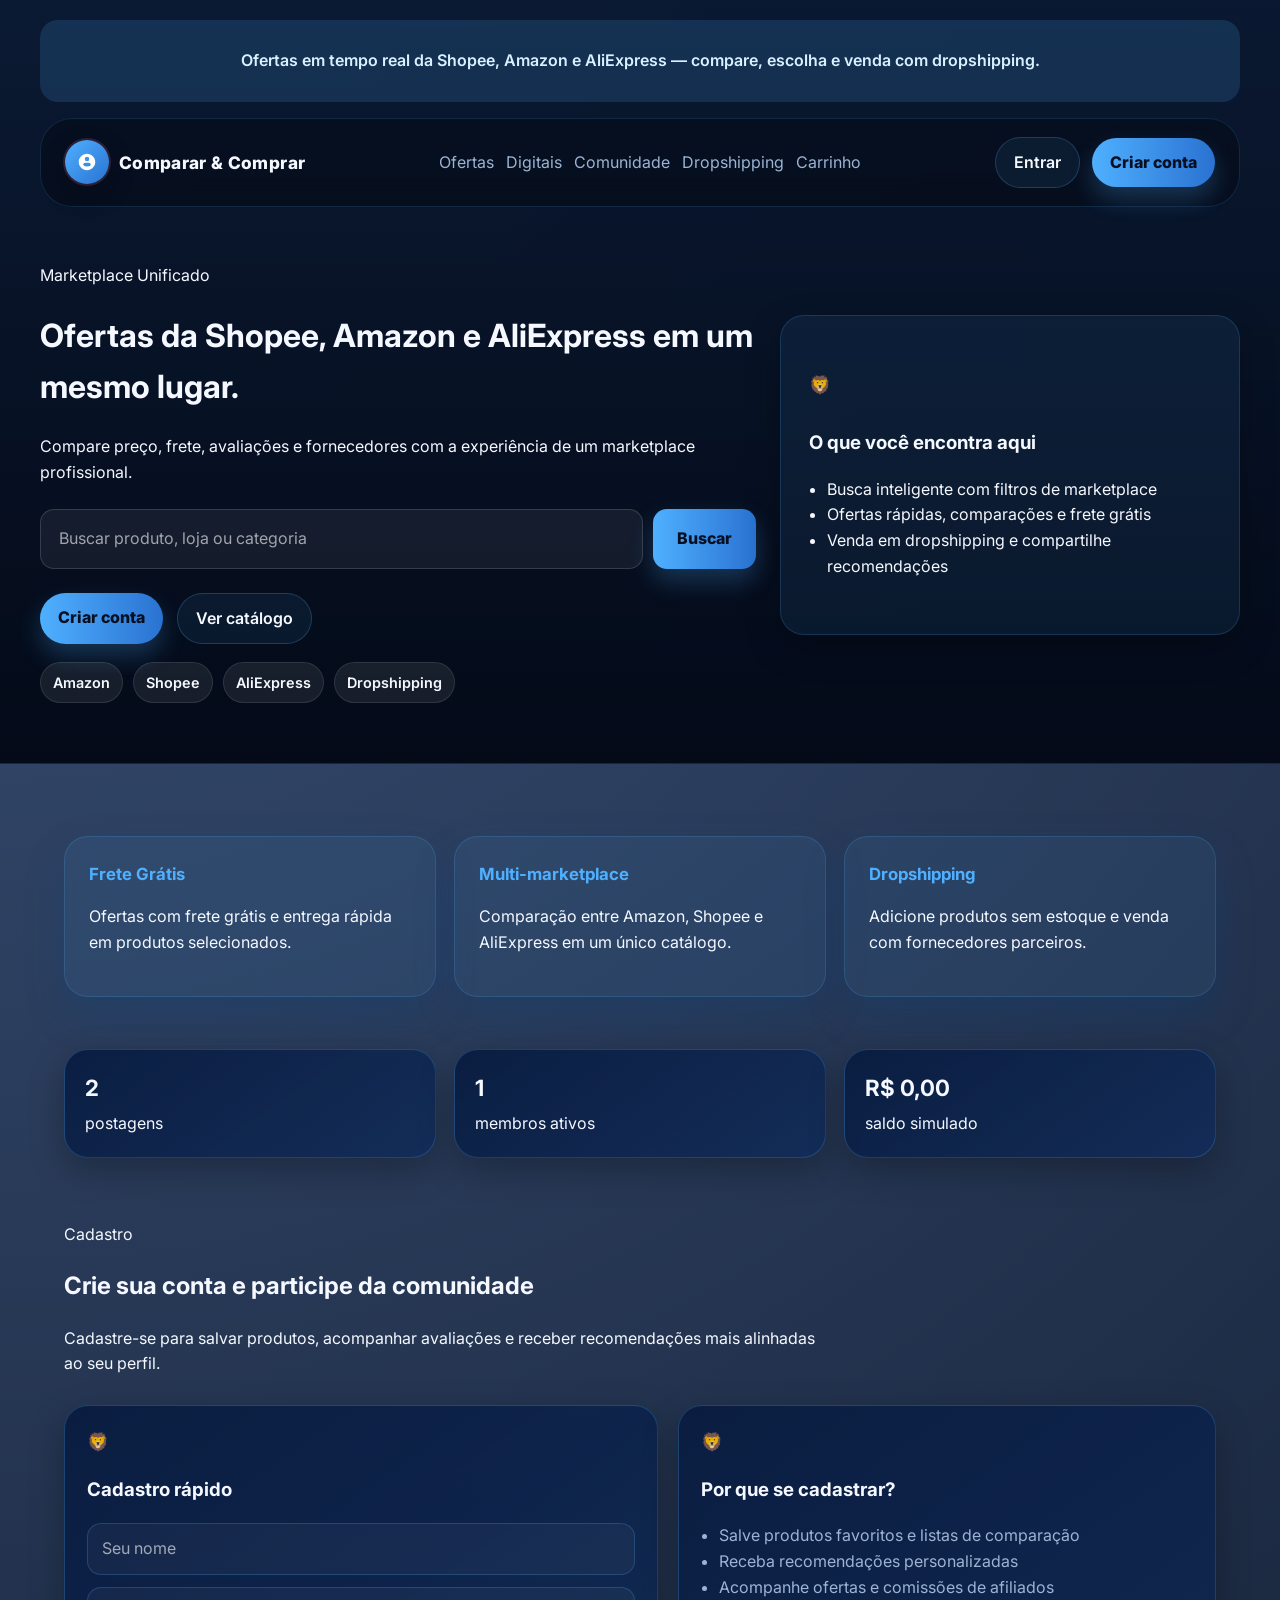
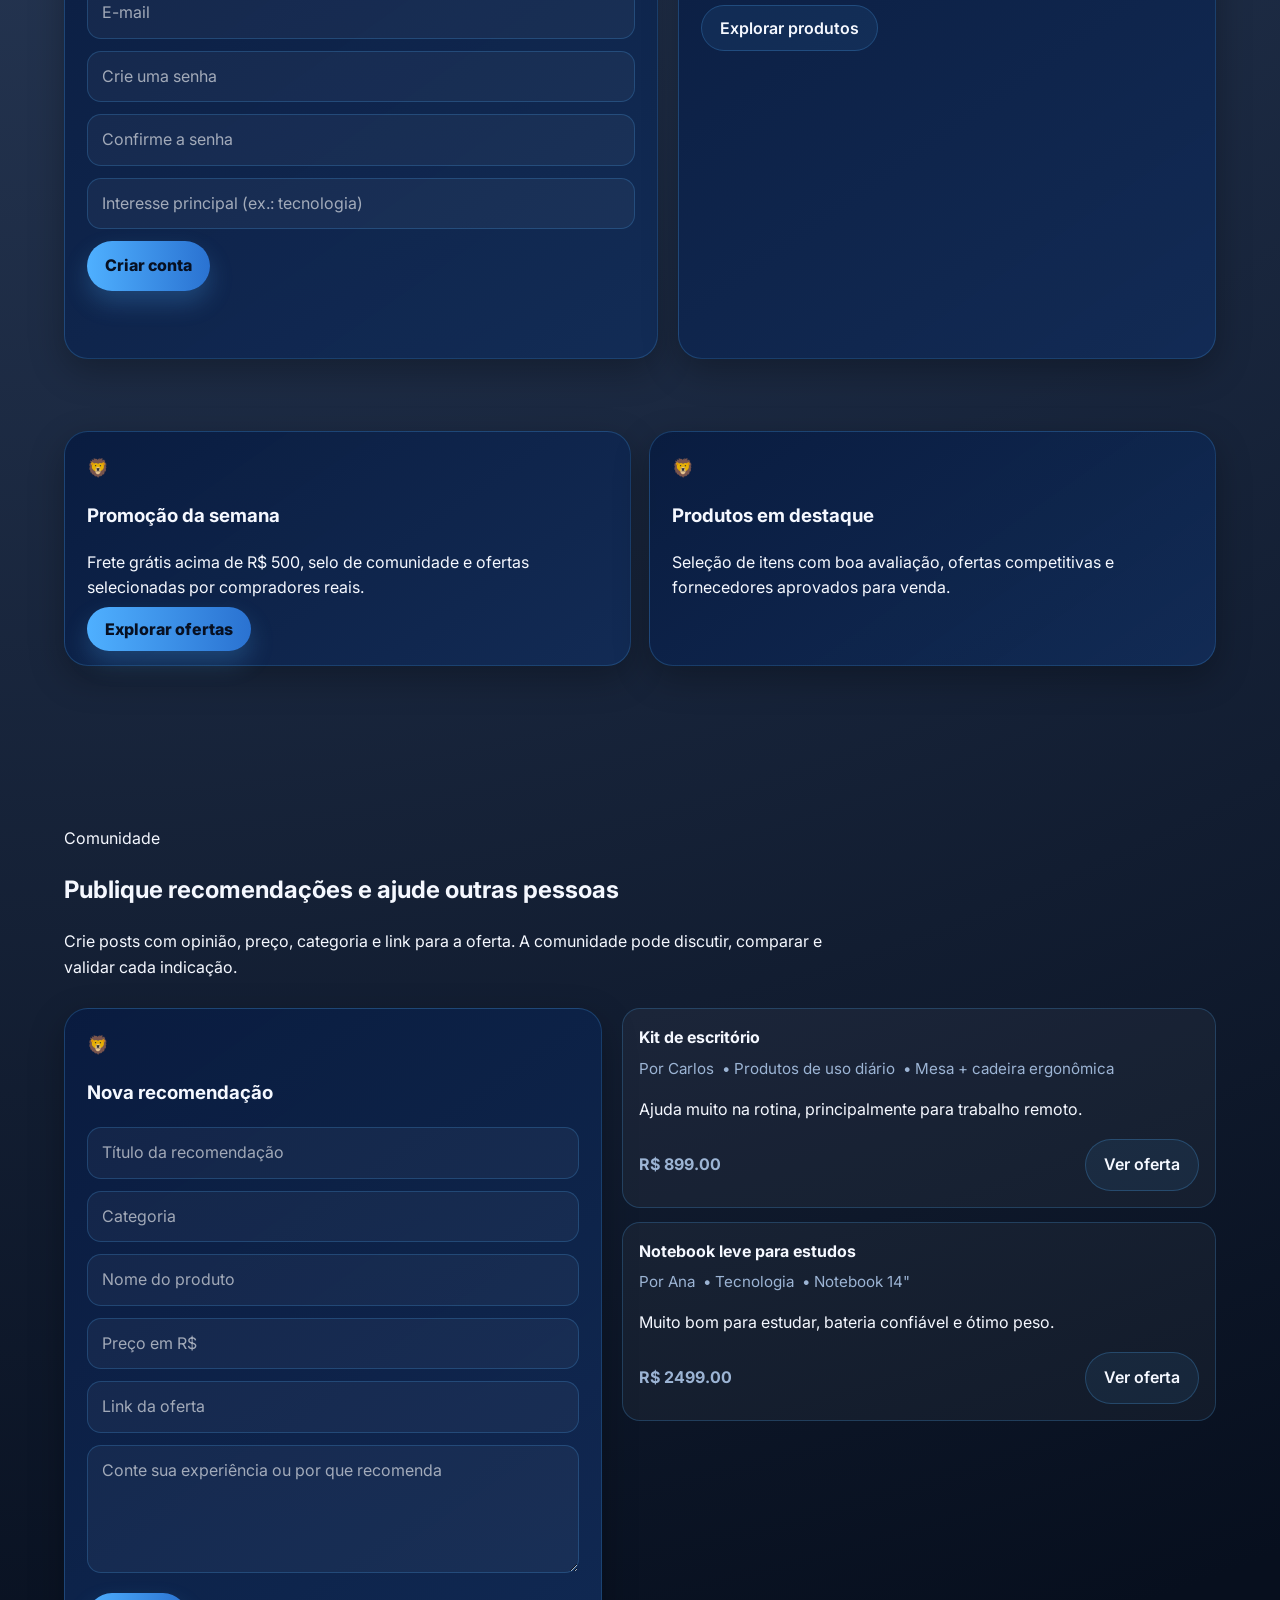
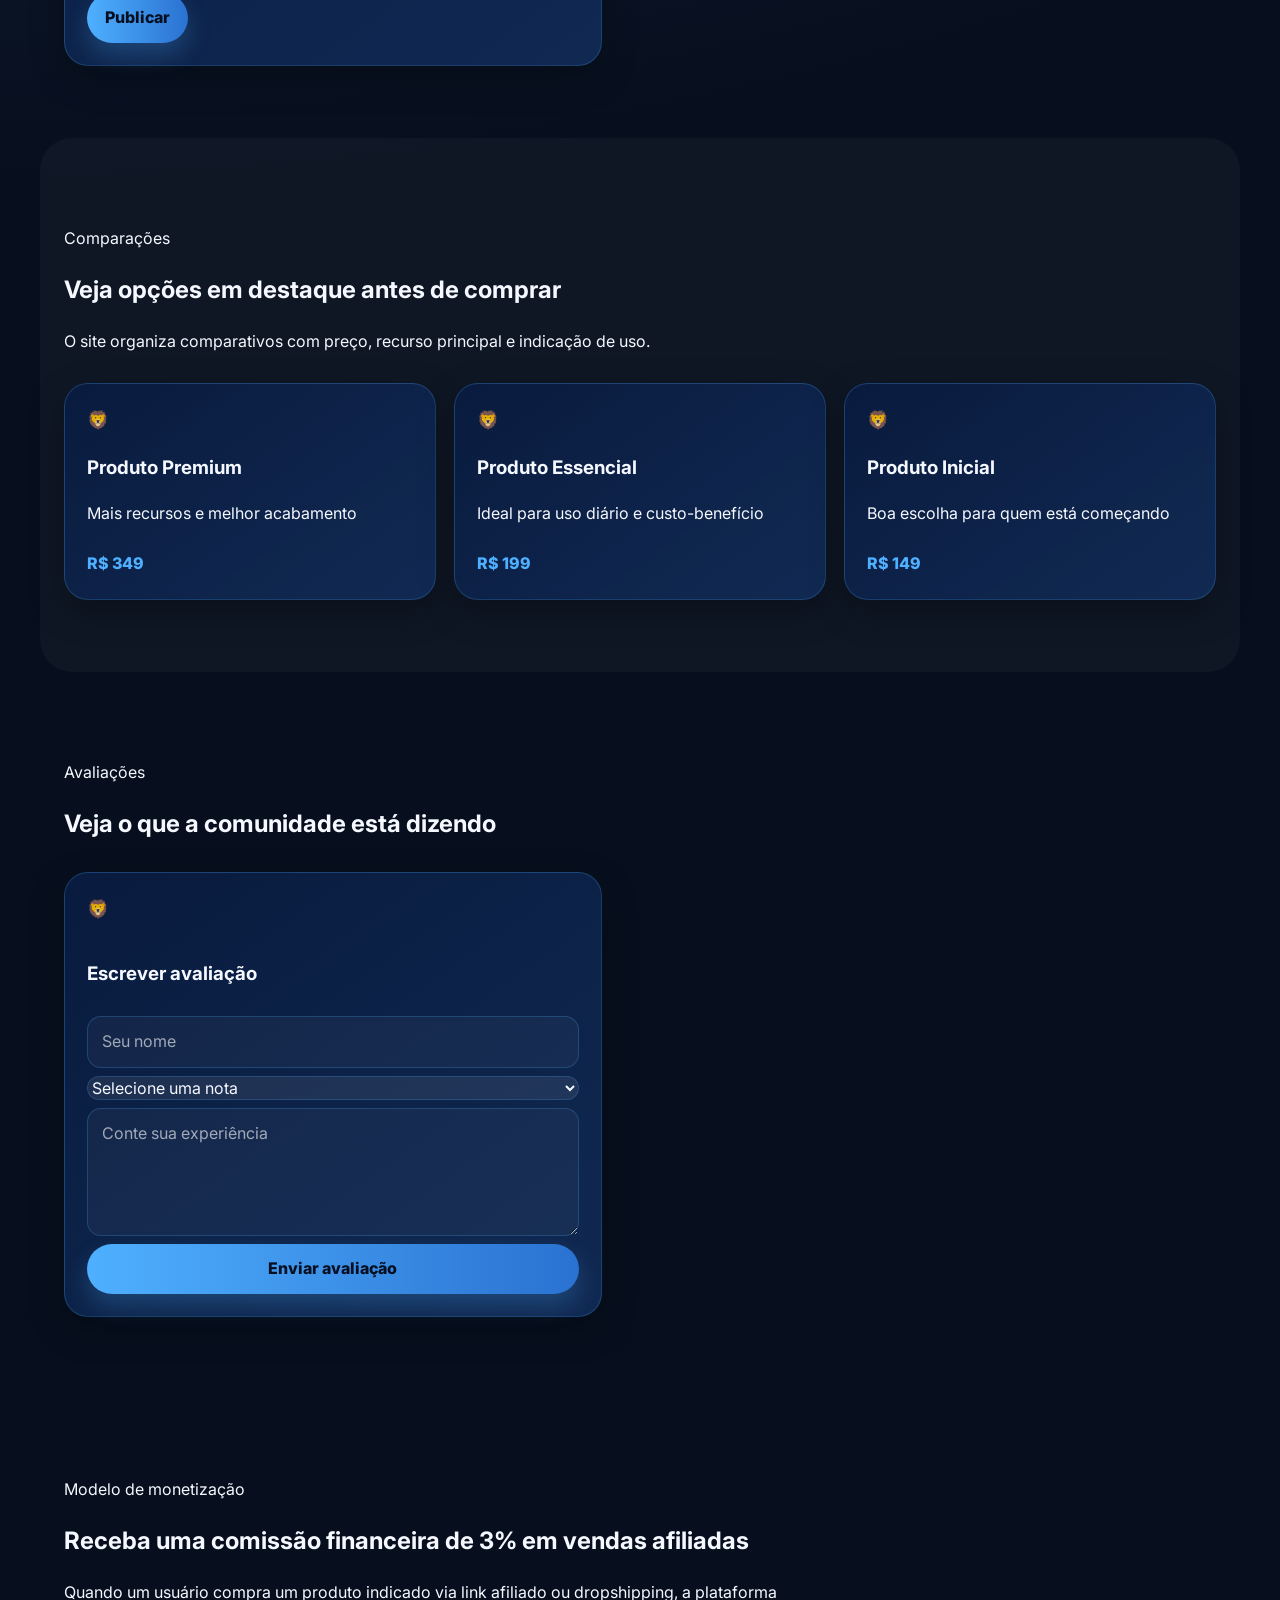
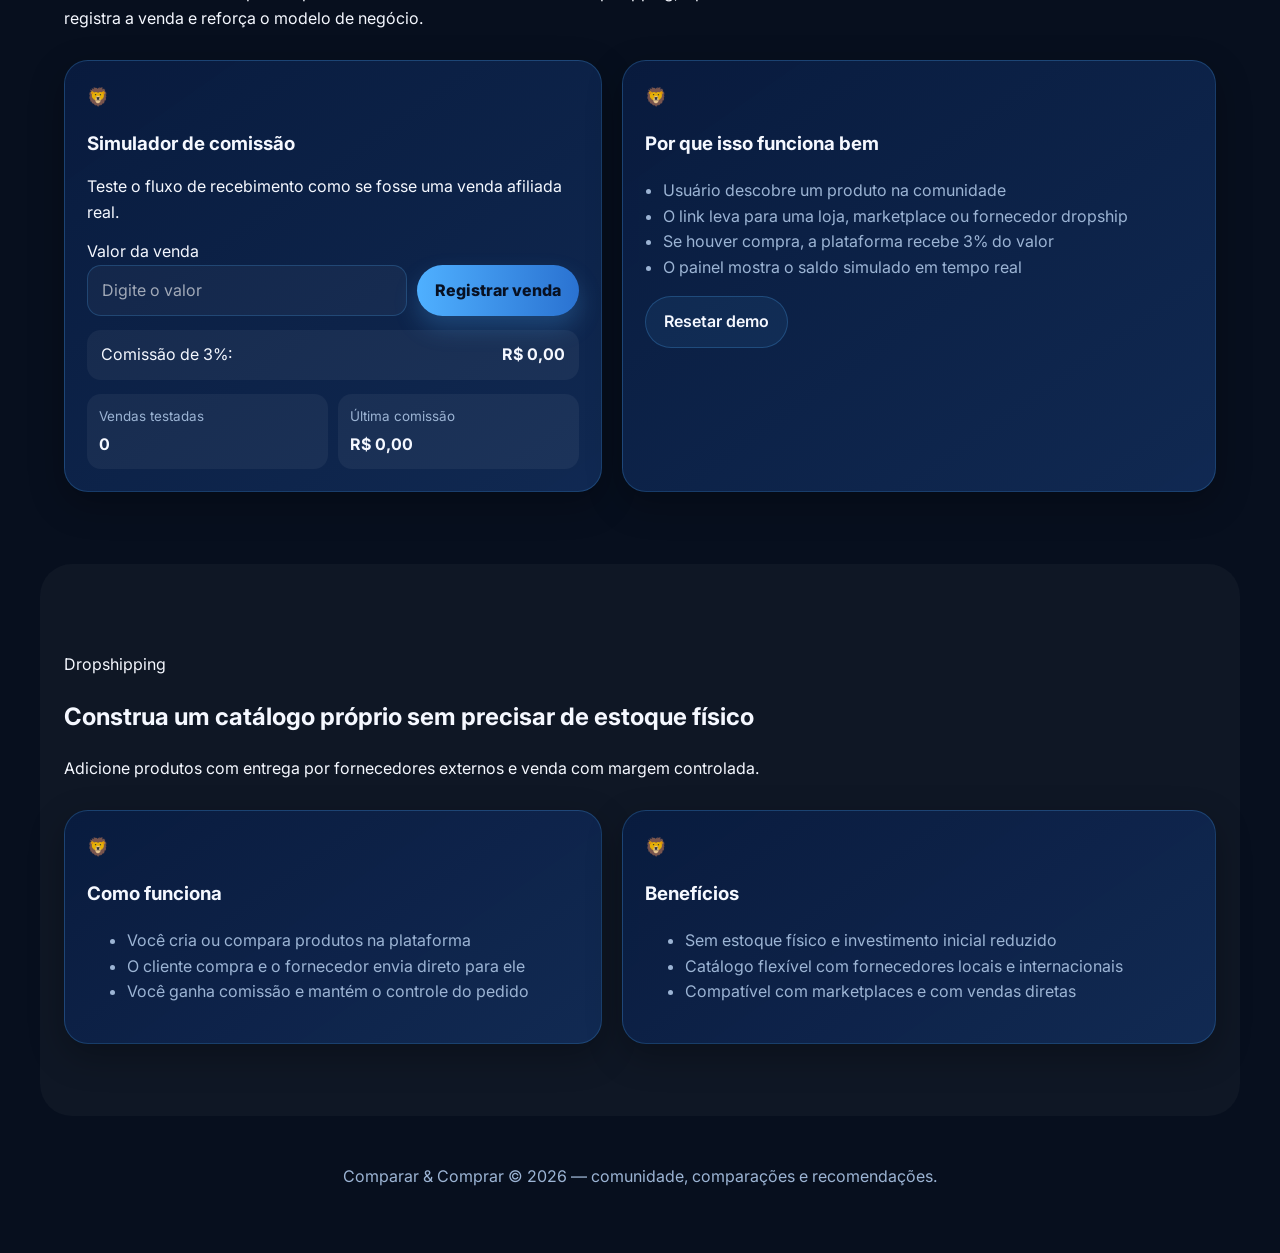
<file: index.html>
<!DOCTYPE html>
<html lang="pt-BR">
  <head>
    <meta charset="UTF-8" />
    <meta name="viewport" content="width=device-width, initial-scale=1.0" />
    <title>Comparar & Comprar</title>
    <meta
      name="description"
      content="Uma comunidade para comparar produtos, compartilhar experiências e encontrar ofertas com links afiliados."
    />
    <link rel="preconnect" href="https://fonts.googleapis.com" />
    <link rel="preconnect" href="https://fonts.gstatic.com" crossorigin />
    <link
      href="https://fonts.googleapis.com/css2?family=Inter:wght@400;500;600;700;800&display=swap"
      rel="stylesheet"
    />
    <link rel="stylesheet" href="styles.css" />
  </head>
  <body>
    <div class="app-shell">
      <header class="hero marketplace-hero">
        <div class="top-banner">
          <p>Ofertas em tempo real da Shopee, Amazon e AliExpress — compare, escolha e venda com dropshipping.</p>
        </div>
        <nav class="navbar marketplace-navbar">
          <a class="brand" href="index.html"><span class="brand-mark"><svg viewBox="0 0 64 64" aria-hidden="true" focusable="false"><path d="M32 10c-12 0-22 10-22 22s10 22 22 22 22-10 22-22S44 10 32 10zm0 8a6 6 0 1 1 0 12 6 6 0 0 1 0-12zm-10 20c0-4 8-4 10-4s10 0 10 4-4 6-10 6-10-2-10-6z" fill="currentColor"/><path d="M14 32l8-8m28 8l-8-8" stroke="currentColor" stroke-width="4" stroke-linecap="round"/></svg></span>Comparar & Comprar</a>
          <div class="nav-links">
            <a href="products.html">Ofertas</a>
            <a href="digital-products.html">Digitais</a>
            <a href="#comunidade">Comunidade</a>
            <a href="#afiliados">Dropshipping</a>
            <a href="cart.html">Carrinho</a>
          </div>
          <div class="nav-actions">
            <button class="btn btn-secondary" id="loginBtn">Entrar</button>
            <button class="btn btn-primary" id="registerBtn">Criar conta</button>
            <button class="btn btn-secondary hidden" id="logoutBtn">Sair</button>
          </div>
        </nav>

        <div class="hero-content">
          <div class="hero-copy">
            <p class="eyebrow">Marketplace Unificado</p>
            <h1>Ofertas da Shopee, Amazon e AliExpress em um mesmo lugar.</h1>
            <p class="hero-text">
              Compare preço, frete, avaliações e fornecedores com a experiência de um marketplace profissional.
            </p>
            <div class="hero-search">
              <input type="search" placeholder="Buscar produto, loja ou categoria" />
              <button class="btn btn-primary">Buscar</button>
            </div>
            <div class="hero-actions">
              <a class="btn btn-primary" href="#cadastro">Criar conta</a>
              <a class="btn btn-secondary" href="products.html">Ver catálogo</a>
            </div>
            <div class="trust-badges marketplace-badges">
              <span>Amazon</span>
              <span>Shopee</span>
              <span>AliExpress</span>
              <span>Dropshipping</span>
            </div>
          </div>

          <div class="hero-card marketplace-panel">
            <h3>O que você encontra aqui</h3>
            <ul>
              <li>Busca inteligente com filtros de marketplace</li>
              <li>Ofertas rápidas, comparações e frete grátis</li>
              <li>Venda em dropshipping e compartilhe recomendações</li>
            </ul>
          </div>
        </div>
      </header>

      <section class="marketplace-features section">
        <div class="feature-card">
          <strong>Frete Grátis</strong>
          <p>Ofertas com frete grátis e entrega rápida em produtos selecionados.</p>
        </div>
        <div class="feature-card">
          <strong>Multi-marketplace</strong>
          <p>Comparação entre Amazon, Shopee e AliExpress em um único catálogo.</p>
        </div>
        <div class="feature-card">
          <strong>Dropshipping</strong>
          <p>Adicione produtos sem estoque e venda com fornecedores parceiros.</p>
        </div>
      </section>

      <section class="stats-section">
        <div class="stat-card">
          <strong id="postCount">0</strong>
          <span>postagens</span>
        </div>
        <div class="stat-card">
          <strong id="memberCount">1</strong>
          <span>membros ativos</span>
        </div>
        <div class="stat-card">
          <strong id="commissionCount">R$ 0,00</strong>
          <span>saldo simulado</span>
        </div>
      </section>

      <section id="cadastro" class="section signup-section">
        <div class="section-heading">
          <p class="eyebrow">Cadastro</p>
          <h2>Crie sua conta e participe da comunidade</h2>
          <p>
            Cadastre-se para salvar produtos, acompanhar avaliações e receber recomendações
            mais alinhadas ao seu perfil.
          </p>
        </div>

        <div class="signup-grid">
          <form id="mainRegisterForm" class="panel">
            <h3>Cadastro rápido</h3>
            <input type="text" id="mainRegisterName" placeholder="Seu nome" required />
            <input type="email" id="mainRegisterEmail" placeholder="E-mail" required />
            <input type="password" id="mainRegisterPassword" placeholder="Crie uma senha" required />
            <input type="password" id="mainRegisterConfirmPassword" placeholder="Confirme a senha" required />
            <input type="text" id="mainRegisterInterest" placeholder="Interesse principal (ex.: tecnologia)" />
            <button class="btn btn-primary" type="submit">Criar conta</button>
            <p id="registerMessage" class="form-message"></p>
          </form>

          <div class="panel benefits-card">
            <h3>Por que se cadastrar?</h3>
            <ul>
              <li>Salve produtos favoritos e listas de comparação</li>
              <li>Receba recomendações personalizadas</li>
              <li>Acompanhe ofertas e comissões de afiliados</li>
            </ul>
            <a class="btn btn-secondary" href="products.html">Explorar produtos</a>
          </div>
        </div>
      </section>

      <main>
        <section class="section highlights-section">
          <div class="panel">
            <h3>Promoção da semana</h3>
            <p>Frete grátis acima de R$ 500, selo de comunidade e ofertas selecionadas por compradores reais.</p>
            <a class="btn btn-primary" href="products.html">Explorar ofertas</a>
          </div>
          <div class="panel">
            <h3>Produtos em destaque</h3>
            <p>Seleção de itens com boa avaliação, ofertas competitivas e fornecedores aprovados para venda.</p>
          </div>
        </section>

        <section id="comunidade" class="section">
          <div class="section-heading">
            <p class="eyebrow">Comunidade</p>
            <h2>Publique recomendações e ajude outras pessoas</h2>
            <p>
              Crie posts com opinião, preço, categoria e link para a oferta. A comunidade pode
              discutir, comparar e validar cada indicação.
            </p>
          </div>

          <div class="community-layout">
            <form id="postForm" class="panel">
              <h3>Nova recomendação</h3>
              <input type="text" id="postTitle" placeholder="Título da recomendação" required />
              <input type="text" id="postCategory" placeholder="Categoria" required />
              <input type="text" id="postProduct" placeholder="Nome do produto" required />
              <input type="number" id="postPrice" placeholder="Preço em R$" min="0" step="0.01" required />
              <input type="url" id="postLink" placeholder="Link da oferta" required />
              <textarea id="postComment" rows="4" placeholder="Conte sua experiência ou por que recomenda" required></textarea>
              <button class="btn btn-primary" type="submit">Publicar</button>
            </form>

            <div id="postsList" class="posts-list"></div>
          </div>
        </section>

        <section id="comparacoes" class="section alt-section">
          <div class="section-heading">
            <p class="eyebrow">Comparações</p>
            <h2>Veja opções em destaque antes de comprar</h2>
            <p>
              O site organiza comparativos com preço, recurso principal e indicação de uso.
            </p>
          </div>

          <div class="comparison-grid">
            <article class="panel comparison-card highlighted">
              <h3>Produto Premium</h3>
              <p>Mais recursos e melhor acabamento</p>
              <span>R$ 349</span>
            </article>
            <article class="panel comparison-card">
              <h3>Produto Essencial</h3>
              <p>Ideal para uso diário e custo-benefício</p>
              <span>R$ 199</span>
            </article>
            <article class="panel comparison-card">
              <h3>Produto Inicial</h3>
              <p>Boa escolha para quem está começando</p>
              <span>R$ 149</span>
            </article>
          </div>
        </section>

        <section class="section">
          <div class="section-heading">
            <p class="eyebrow">Avaliações</p>
            <h2>Veja o que a comunidade está dizendo</h2>
          </div>
          <div class="community-layout">
            <form id="reviewForm" class="panel review-form">
              <h3>Escrever avaliação</h3>
              <input type="text" id="reviewName" placeholder="Seu nome" required />
              <select id="reviewRating" required>
                <option value="">Selecione uma nota</option>
                <option value="5">★★★★★</option>
                <option value="4">★★★★☆</option>
                <option value="3">★★★☆☆</option>
                <option value="2">★★☆☆☆</option>
                <option value="1">★☆☆☆☆</option>
              </select>
              <textarea id="reviewComment" rows="4" placeholder="Conte sua experiência" required></textarea>
              <button class="btn btn-primary" type="submit">Enviar avaliação</button>
            </form>
            <div id="reviewsList" class="posts-list"></div>
          </div>
        </section>

        <section id="afiliados" class="section">
          <div class="section-heading">
            <p class="eyebrow">Modelo de monetização</p>
            <h2>Receba uma comissão financeira de 3% em vendas afiliadas</h2>
            <p>
              Quando um usuário compra um produto indicado via link afiliado ou dropshipping,
              a plataforma registra a venda e reforça o modelo de negócio.
            </p>
          </div>

          <div class="affiliate-layout">
            <div class="panel calculator-card">
              <h3>Simulador de comissão</h3>
              <p class="helper-text">Teste o fluxo de recebimento como se fosse uma venda afiliada real.</p>
              <label for="saleValue">Valor da venda</label>
              <div class="input-row">
                <input type="number" id="saleValue" placeholder="Digite o valor" min="0" step="0.01" />
                <button class="btn btn-primary" id="registerSaleBtn" type="button">Registrar venda</button>
              </div>
              <div class="calculator-result">
                <span>Comissão de 3%:</span>
                <strong id="commissionValue">R$ 0,00</strong>
              </div>
              <div class="mini-stats">
                <div>
                  <span>Vendas testadas</span>
                  <strong id="saleCount">0</strong>
                </div>
                <div>
                  <span>Última comissão</span>
                  <strong id="lastCommission">R$ 0,00</strong>
                </div>
              </div>
            </div>

            <div class="panel benefits-card">
              <h3>Por que isso funciona bem</h3>
              <ul>
                <li>Usuário descobre um produto na comunidade</li>
                <li>O link leva para uma loja, marketplace ou fornecedor dropship</li>
                <li>Se houver compra, a plataforma recebe 3% do valor</li>
                <li>O painel mostra o saldo simulado em tempo real</li>
              </ul>
              <button class="btn btn-secondary" id="resetDemoBtn" type="button">Resetar demo</button>
            </div>
          </div>
        </section>

        <section class="section alt-section dropship-section">
          <div class="section-heading">
            <p class="eyebrow">Dropshipping</p>
            <h2>Construa um catálogo próprio sem precisar de estoque físico</h2>
            <p>
              Adicione produtos com entrega por fornecedores externos e venda com margem controlada.
            </p>
          </div>
          <div class="community-layout">
            <div class="panel">
              <h3>Como funciona</h3>
              <ul>
                <li>Você cria ou compara produtos na plataforma</li>
                <li>O cliente compra e o fornecedor envia direto para ele</li>
                <li>Você ganha comissão e mantém o controle do pedido</li>
              </ul>
            </div>
            <div class="panel">
              <h3>Benefícios</h3>
              <ul>
                <li>Sem estoque físico e investimento inicial reduzido</li>
                <li>Catálogo flexível com fornecedores locais e internacionais</li>
                <li>Compatível com marketplaces e com vendas diretas</li>
              </ul>
            </div>
          </div>
        </section>
      </main>

      <footer class="footer">
        <p>Comparar & Comprar © 2026 — comunidade, comparações e recomendações.</p>
      </footer>
    </div>

    <div id="authModal" class="modal hidden" aria-hidden="true">
      <div class="modal-card">
        <button class="close-modal" id="closeModal" type="button">×</button>
        <div class="auth-tabs">
          <button class="auth-tab active" data-mode="login" type="button">Entrar</button>
          <button class="auth-tab" data-mode="register" type="button">Cadastrar</button>
        </div>

        <form id="loginForm" class="auth-form">
          <input type="email" id="loginEmail" placeholder="E-mail" required />
          <input type="password" id="loginPassword" placeholder="Senha" required />
          <button class="btn btn-primary" type="submit">Entrar</button>
        </form>

        <form id="registerForm" class="auth-form hidden">
          <input type="text" id="registerName" placeholder="Seu nome" required />
          <input type="email" id="registerEmail" placeholder="E-mail" required />
          <input type="password" id="registerPassword" placeholder="Senha" required />
          <button class="btn btn-primary" type="submit">Criar conta</button>
        </form>
      </div>
    </div>

    <script src="script.js"></script>
  </body>
</html>
</file>
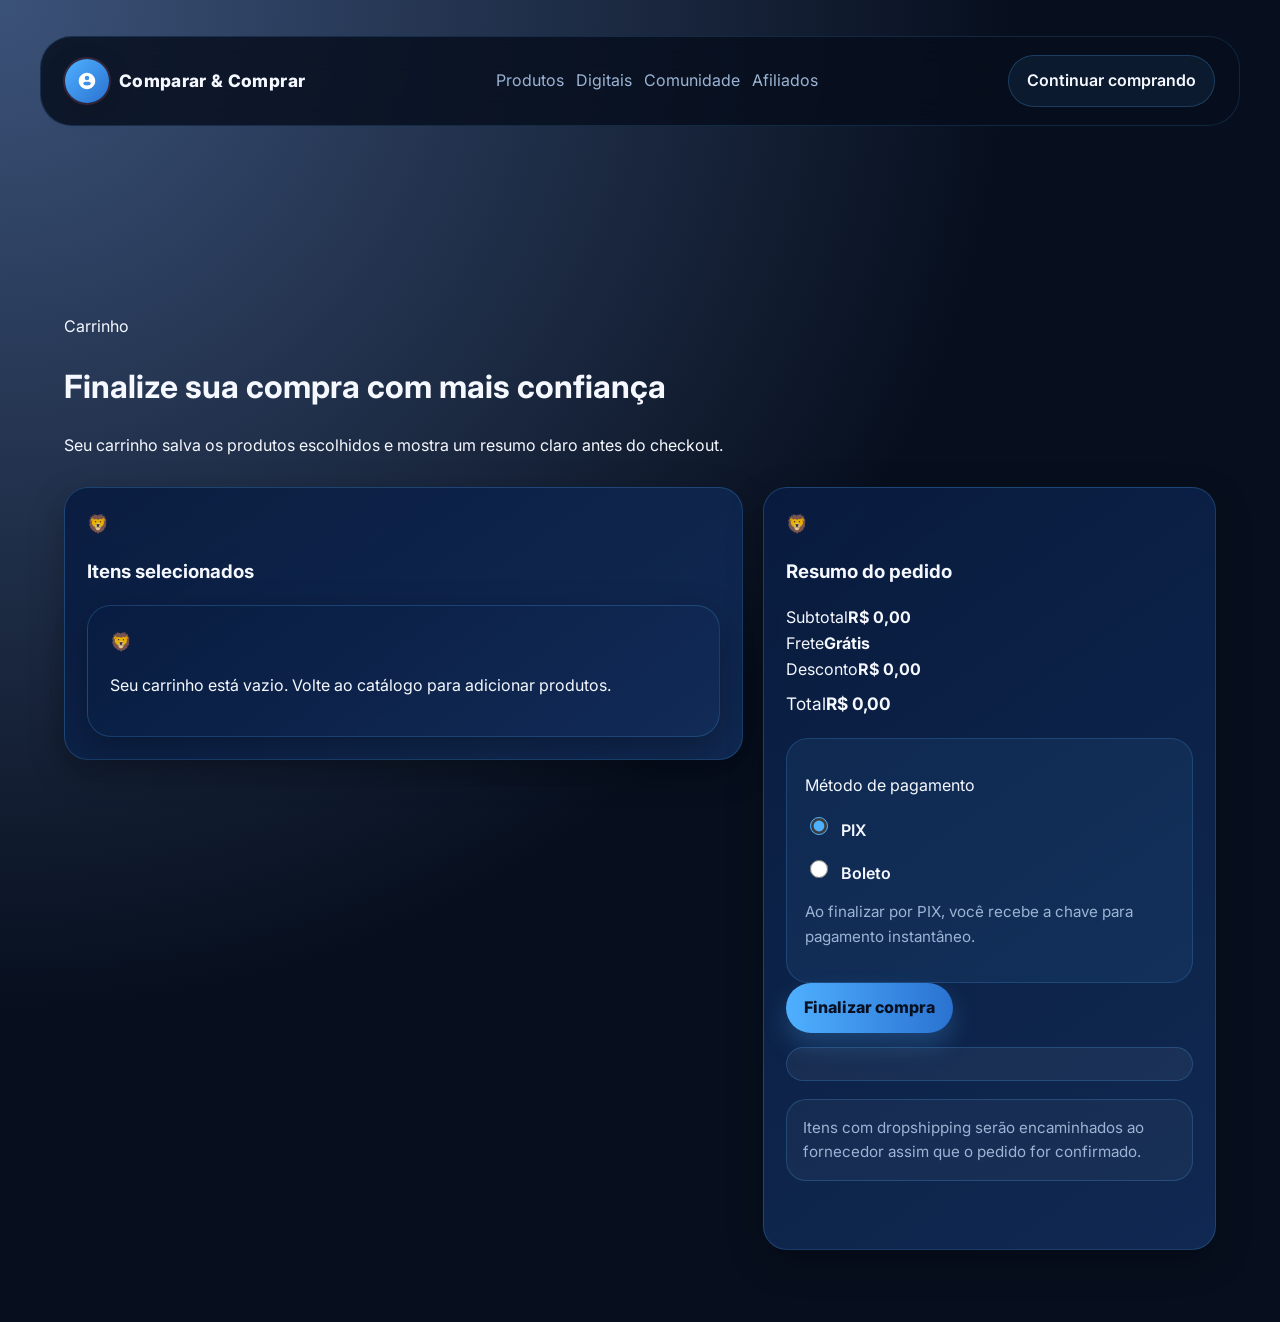
<file: cart.html>
<!DOCTYPE html>
<html lang="pt-BR">
  <head>
    <meta charset="UTF-8" />
    <meta name="viewport" content="width=device-width, initial-scale=1.0" />
    <title>Carrinho | Comparar & Comprar</title>
    <meta name="description" content="Resumo completo do carrinho, valores e checkout do marketplace." />
    <link rel="preconnect" href="https://fonts.googleapis.com" />
    <link rel="preconnect" href="https://fonts.gstatic.com" crossorigin />
    <link href="https://fonts.googleapis.com/css2?family=Inter:wght@400;500;600;700;800&display=swap" rel="stylesheet" />
    <link rel="stylesheet" href="styles.css" />
  </head>
  <body>
    <div class="app-shell">
      <header class="hero compact-hero">
        <nav class="navbar">
          <a class="brand" href="index.html"><span class="brand-mark"><svg viewBox="0 0 64 64" aria-hidden="true" focusable="false"><path d="M32 10c-12 0-22 10-22 22s10 22 22 22 22-10 22-22S44 10 32 10zm0 8a6 6 0 1 1 0 12 6 6 0 0 1 0-12zm-10 20c0-4 8-4 10-4s10 0 10 4-4 6-10 6-10-2-10-6z" fill="currentColor"/><path d="M14 32l8-8m28 8l-8-8" stroke="currentColor" stroke-width="4" stroke-linecap="round"/></svg></span>Comparar & Comprar</a>
          <div class="nav-links">
            <a href="products.html">Produtos</a>
            <a href="digital-products.html">Digitais</a>
            <a href="index.html#comunidade">Comunidade</a>
            <a href="index.html#afiliados">Afiliados</a>
          </div>
          <div class="nav-actions">
            <a class="btn btn-secondary" href="products.html">Continuar comprando</a>
          </div>
        </nav>
      </header>

      <main class="section">
        <div class="section-heading">
          <p class="eyebrow">Carrinho</p>
          <h1>Finalize sua compra com mais confiança</h1>
          <p>Seu carrinho salva os produtos escolhidos e mostra um resumo claro antes do checkout.</p>
        </div>

        <div class="cart-layout">
          <section class="panel">
            <h3>Itens selecionados</h3>
            <div id="cartItems" class="cart-items"></div>
          </section>

          <aside class="panel">
            <h3>Resumo do pedido</h3>
            <div class="summary-row"><span>Subtotal</span><strong id="summarySubtotal">R$ 0,00</strong></div>
            <div class="summary-row"><span>Frete</span><strong>Grátis</strong></div>
            <div class="summary-row"><span>Desconto</span><strong>R$ 0,00</strong></div>
            <div class="summary-row total"><span>Total</span><strong id="summaryTotal">R$ 0,00</strong></div>
            <div class="payment-panel">
              <p class="section-subtitle">Método de pagamento</p>
              <label class="payment-option"><input type="radio" name="paymentMethod" value="pix" checked /> PIX</label>
              <label class="payment-option"><input type="radio" name="paymentMethod" value="boleto" /> Boleto</label>
              <p class="payment-note">Ao finalizar por PIX, você recebe a chave para pagamento instantâneo.</p>
            </div>
            <button class="btn btn-primary" id="checkoutBtn" type="button">Finalizar compra</button>
            <div id="paymentInfo" class="payment-info"></div>
            <div class="cart-note">Itens com dropshipping serão encaminhados ao fornecedor assim que o pedido for confirmado.</div>
            <p id="checkoutMessage" class="form-message"></p>
          </aside>
        </div>
      </main>
    </div>

    <script src="cart.js"></script>
  </body>
</html>
</file>
<file: styles.css>
:root {
  --bg: #070f1e;
  --panel: rgba(14, 30, 66, 0.95);
  --panel-2: rgba(23, 44, 85, 0.96);
  --text: #f5f8ff;
  --muted: #9cb4d4;
  --accent: #4fb0ff;
  --accent-2: #2a72d1;
  --accent-3: #8bd3ff;
  --border: rgba(79, 176, 255, 0.22);
  --surface: rgba(255, 255, 255, 0.05);
  --shadow: rgba(0, 0, 0, 0.26);
}

* {
  box-sizing: border-box;
}

body {
  margin: 0;
  font-family: 'Inter', sans-serif;
  background: radial-gradient(circle at top left, rgba(32, 58, 102, 0.88), rgba(7, 15, 30, 1) 55%);
  color: var(--text);
  line-height: 1.6;
}

a {
  color: inherit;
  text-decoration: none;
  transition: color 0.2s ease;
}

a:hover {
  color: var(--accent);
}

button,
input,
textarea,
select {
  font: inherit;
}

input,
textarea,
select {
  color: var(--text);
  background: rgba(255, 255, 255, 0.08);
  border: 1px solid rgba(79, 176, 255, 0.2);
  border-radius: 14px;
  transition: border-color 0.25s ease, box-shadow 0.25s ease, background 0.25s ease;
}

button,
input,
textarea,
select {
  transition: all 0.25s ease;
}

input::placeholder,
textarea::placeholder,
select::placeholder {
  color: rgba(255, 255, 255, 0.6);
}

button:hover,
.btn:hover,
.navbar a:hover {
  transform: translateY(-1px);
}

input:focus,
textarea:focus,
select:focus {
  border-color: rgba(75, 162, 255, 0.8);
  box-shadow: 0 0 0 5px rgba(75, 162, 255, 0.14);
  outline: none;
  background: rgba(255, 255, 255, 0.12);
}

.panel,
.feature-card,
.stat-card,
.product-card,
.post-card,
.hero-card,
.quick-panel-card,
.modal-card {
  transition: transform 0.3s ease, box-shadow 0.3s ease, border-color 0.3s ease;
}

button,
.btn {
  cursor: pointer;
}

button:hover,
.btn:hover {
  box-shadow: 0 12px 24px rgba(79, 176, 255, 0.24);
}

@keyframes float {
  0%, 100% { transform: translateY(0px); }
  50% { transform: translateY(-6px); }
}

@keyframes fadeInUp {
  from { opacity: 0; transform: translateY(16px); }
  to { opacity: 1; transform: translateY(0); }
}

body {
  animation: fadeInUp 0.8s ease;
}

.animated-card {
  animation: float 10s ease-in-out infinite;
}

.app-shell {
  min-height: 100vh;
}

.hero {
  padding: 20px 24px 60px;
}

.marketplace-hero {
  background: linear-gradient(180deg, rgba(8, 23, 47, 0.95), rgba(4, 10, 24, 1));
  border-bottom: 1px solid rgba(255, 255, 255, 0.06);
}

.top-banner {
  max-width: 1200px;
  margin: 0 auto;
  padding: 12px 24px;
  border-radius: 18px;
  background: rgba(79, 176, 255, 0.16);
  color: #d9f0ff;
  text-align: center;
  font-weight: 600;
}

.navbar {
  display: flex;
  justify-content: space-between;
  align-items: center;
  gap: 16px;
  max-width: 1200px;
  margin: 16px auto 40px;
  padding: 18px 24px;
  border: 1px solid rgba(79, 176, 255, 0.16);
  border-radius: 32px;
  background: rgba(7, 14, 29, 0.82);
  backdrop-filter: blur(16px);
}

.brand {
  font-weight: 800;
  font-size: 1.08rem;
  display: inline-flex;
  align-items: center;
  gap: 10px;
  letter-spacing: 0.02em;
}

.brand-mark {
  width: 44px;
  height: 44px;
  border-radius: 50%;
  display: grid;
  place-items: center;
  background: linear-gradient(135deg, var(--accent), var(--accent-2));
  color: #fff;
  font-size: 1.05rem;
  font-weight: 900;
  letter-spacing: -0.04em;
  text-shadow: 0 0 8px rgba(255, 255, 255, 0.18);
  box-shadow: 0 0 0 2px rgba(193, 90, 125, 0.22), 0 10px 30px rgba(0, 0, 0, 0.16);
}

.brand-mark svg {
  width: 24px;
  height: 24px;
}

.brand-mark svg path {
  fill: currentColor;
}

.brand-mark svg path[stroke] {
  stroke: rgba(255,255,255,0.92);
}

.nav-links,
.nav-actions {
  display: flex;
  gap: 12px;
  align-items: center;
}

.nav-links {
  color: var(--muted);
}

.hero-content {
  display: grid;
  grid-template-columns: 1.4fr 0.9fr;
  gap: 24px;
  max-width: 1200px;
  margin: 0 auto;
  align-items: center;
}

.hero-search {
  margin-top: 24px;
  display: grid;
  grid-template-columns: 1fr auto;
  gap: 10px;
}

.hero-search input {
  width: 100%;
  padding: 16px 18px;
  border-radius: 14px;
    border: 1px solid rgba(255, 255, 255, 0.14);
    background: rgba(255, 255, 255, 0.06);
    color: var(--text);
    transition: border-color 0.2s ease;
  }

  .hero-search input:focus {
    border-color: rgba(126, 196, 255, 0.5);
    outline: none;
  }

  .hero-search button {
    padding: 16px 24px;
    border-radius: 14px;
  }

  .marketplace-badges {
    display: flex;
    flex-wrap: wrap;
    gap: 10px;
    margin-top: 20px;
  }

  .marketplace-badges span {
    padding: 8px 14px;
    border-radius: 999px;
    background: rgba(126, 196, 255, 0.14);
    color: #d9f0ff;
    font-weight: 600;
  }

  .marketplace-features {
    max-width: 1200px;
    margin: 0 auto 40px;
    display: grid;
    grid-template-columns: repeat(3, minmax(220px, 1fr));
    gap: 18px;
    padding: 0 24px;
  }

  .feature-card {
    background: rgba(79, 176, 255, 0.08);
    border: 1px solid rgba(79, 176, 255, 0.18);
    border-radius: 24px;
    padding: 24px;
    box-shadow: 0 18px 40px rgba(0, 69, 130, 0.22);
  }

  .feature-card strong {
    display: block;
    margin-bottom: 10px;
    font-size: 1.05rem;
    color: var(--accent);
}

.panel li,
.post-meta,
.post-footer {
  color: var(--muted);
}

.hero-actions {
  display: flex;
  gap: 14px;
  margin-top: 24px;
  flex-wrap: wrap;
}

.trust-badges {
  display: flex;
  flex-wrap: wrap;
  gap: 10px;
  margin-top: 18px;
}

.trust-badges span {
  background: rgba(255, 255, 255, 0.08);
  border: 1px solid rgba(255, 255, 255, 0.1);
  border-radius: 999px;
  padding: 8px 12px;
  font-size: 0.9rem;
  color: var(--text);
}

.btn {
  padding: 12px 18px;
  border-radius: 999px;
  font-weight: 600;
  border: none;
  cursor: pointer;
}

.btn-primary {
  background: linear-gradient(90deg, var(--accent), var(--accent-2));
  color: #071022;
  font-weight: 800;
  box-shadow: 0 12px 24px rgba(79, 176, 255, 0.24);
}

.btn-secondary {
  border: 1px solid rgba(79, 176, 255, 0.24);
  background: rgba(79, 176, 255, 0.08);
  color: var(--text);
}

.hero-card,
.panel,
.stat-card {
  background: linear-gradient(145deg, rgba(9, 28, 64, 0.94), rgba(18, 44, 88, 0.9));
  border: 1px solid var(--border);
  border-radius: 24px;
  box-shadow: 0 12px 35px rgba(0, 0, 0, 0.28);
}

.hero-card {
  padding: 28px;
  min-height: 320px;
  display: flex;
  flex-direction: column;
  justify-content: center;
}

.marketplace-panel {
  background: rgba(79, 176, 255, 0.08);
  border: 1px solid rgba(79, 176, 255, 0.18);
}

.hero-card ul {
  padding-left: 18px;
  margin: 0;
}

.hero-card::before,
.panel::before {
  content: "🦁";
  display: block;
  font-size: 1.1rem;
  margin-bottom: 10px;
  opacity: 0.9;
}

.stats-section {
  display: grid;
  grid-template-columns: repeat(3, 1fr);
  gap: 18px;
  max-width: 1200px;
  margin: -20px auto 0;
  padding: 0 24px 24px;
}

.stat-card {
  padding: 20px;
  display: flex;
  flex-direction: column;
  gap: 6px;
}

.stat-card strong {
  font-size: 1.4rem;
}

.section {
  padding: 72px 24px;
  max-width: 1200px;
  margin: 0 auto;
}

.signup-section {
  padding-top: 24px;
}

.signup-grid {
  display: grid;
  grid-template-columns: 1.05fr 0.95fr;
  gap: 20px;
}

.form-message {
  margin-top: 10px;
  color: var(--accent);
  min-height: 1.2em;
}

.alt-section {
  background: rgba(255, 255, 255, 0.03);
  border-radius: 32px;
}

.section-heading {
  max-width: 760px;
  margin-bottom: 28px;
}

.community-layout,
.affiliate-layout {
  display: grid;
  grid-template-columns: 0.95fr 1.05fr;
  gap: 20px;
}

.panel {
  padding: 22px;
}

.panel input,
.panel textarea {
  width: 100%;
  margin-bottom: 12px;
  padding: 12px 14px;
  border-radius: 14px;
  border: 1px solid var(--border);
  background: rgba(255, 255, 255, 0.04);
  color: var(--text);
}

.panel textarea {
  resize: vertical;
  min-height: 100px;
}

.posts-list {
  display: flex;
  flex-direction: column;
  gap: 14px;
}

.post-card {
  background: rgba(255, 255, 255, 0.04);
  border: 1px solid var(--border);
  border-radius: 18px;
  padding: 16px;
}

.post-card h4 {
  margin: 0 0 6px;
}

.post-meta {
  display: flex;
  gap: 8px;
  flex-wrap: wrap;
  margin-bottom: 8px;
  font-size: 0.95rem;
}

.post-footer {
  display: flex;
  justify-content: space-between;
  align-items: center;
  margin-top: 12px;
  gap: 10px;
  flex-wrap: wrap;
}

.comparison-grid {
  display: grid;
  grid-template-columns: repeat(3, 1fr);
  gap: 18px;
}

.products-grid {
  display: grid;
  grid-template-columns: repeat(3, 1fr);
  gap: 18px;
}

.product-card {
  display: flex;
  flex-direction: column;
  gap: 10px;
}

.product-image {
  width: 100%;
  height: 180px;
  object-fit: cover;
  border-radius: 16px;
  margin-bottom: 4px;
}

.product-emoji {
  font-size: 2rem;
}

.product-badges {
  display: flex;
  flex-wrap: wrap;
  gap: 8px;
    margin-bottom: 10px;
  }

  .product-badges span {
    background: rgba(79, 176, 255, 0.1);
    border: 1px solid rgba(79, 176, 255, 0.2);
    border-radius: 999px;
    padding: 6px 10px;
    font-size: 0.82rem;
    color: var(--accent);
  }

  .product-labels {
    display: flex;
    flex-wrap: wrap;
    gap: 10px;
    margin-bottom: 10px;
  }

  .product-chip,
  .dropship-badge {
    display: inline-flex;
    align-items: center;
    gap: 6px;
    padding: 6px 12px;
    border-radius: 999px;
    font-size: 0.78rem;
    border: 1px solid var(--border);
    background: rgba(255, 255, 255, 0.05);
    color: var(--muted);
  }

  .dropship-badge {
    color: #b3ecff;
    border-color: rgba(79, 176, 255, 0.4);
    background: rgba(79, 176, 255, 0.16);
    font-weight: 700;
  }

.product-actions {
  display: flex;
  justify-content: space-between;
  align-items: center;
  margin-top: auto;
  gap: 12px;
  flex-wrap: wrap;
}

.product-buttons {
  display: flex;
  gap: 8px;
  flex-wrap: wrap;
}

.review-box {
  margin-top: 8px;
  border-top: 1px solid var(--border);
  padding-top: 10px;
}

.review-summary {
  display: flex;
  justify-content: space-between;
  align-items: center;
  margin-bottom: 8px;
  font-size: 0.9rem;
}

.review-list {
  list-style: none;
  padding: 0;
  margin: 0 0 10px;
  display: flex;
  flex-direction: column;
  gap: 8px;
}

.review-list li {
  background: rgba(255, 255, 255, 0.04);
  border-radius: 10px;
  padding: 8px 10px;
}

.review-form {
  display: flex;
  flex-direction: column;
  gap: 8px;
}

.review-form input,
.review-form select,
.review-form textarea {
  margin-bottom: 0;
}

.highlights-section {
  display: grid;
  grid-template-columns: repeat(2, 1fr);
  gap: 18px;
  padding-top: 0;
}

.quick-panel {
  position: fixed;
  inset: 0;
  background: rgba(3, 8, 15, 0.75);
  display: grid;
  place-items: center;
  padding: 20px;
  z-index: 20;
}

.quick-panel.hidden,
.hidden {
  display: none;
}

.quick-panel-card {
  width: min(100%, 480px);
  background: var(--panel);
  border: 1px solid var(--border);
  border-radius: 24px;
  padding: 24px;
  position: relative;
  max-height: 80vh;
  overflow: auto;
}

.quick-item {
  padding: 10px 0;
  border-bottom: 1px solid var(--border);
}

.product-toolbar {
    display: grid;
    grid-template-columns: minmax(220px, 1.5fr) repeat(3, minmax(160px, 1fr));
    gap: 12px;
    align-items: center;
    margin-bottom: 26px;
    padding: 18px;
    border-radius: 24px;
    background: rgba(255, 255, 255, 0.05);
    border: 1px solid rgba(255, 255, 255, 0.08);
  }

  .product-toolbar input,
  .product-toolbar select {
    width: 100%;
    min-width: 0;
    padding: 14px 16px;
    border-radius: 16px;
    border: 1px solid rgba(255, 255, 255, 0.12);
    background: rgba(255, 255, 255, 0.06);
    color: var(--text);
  }
.product-form-panel .input-row {
  display: flex;
  gap: 10px;
  flex-wrap: wrap;
}

.product-form-panel .input-row input {
  flex: 1;
  min-width: 220px;
}

  .checkbox-row {
    display: flex;
    align-items: center;
    gap: 10px;
    margin-bottom: 16px;
    color: var(--text);
    font-size: 0.95rem;
  }

  .checkbox-row input {
    width: 18px;
    height: 18px;
    accent-color: var(--accent);
  }
}

.product-detail-price {
  font-size: 1.35rem;
  font-weight: 800;
  color: var(--accent);
}

.product-detail-list {
  padding-left: 18px;
  margin: 0 0 12px;
  color: var(--muted);
}

  .product-supplier-info {
    display: grid;
    gap: 8px;
    padding: 14px 0;
    margin-bottom: 12px;
    border-top: 1px solid var(--border);
    color: var(--muted);
  }

.product-detail-actions {
  display: flex;
  gap: 10px;
  flex-wrap: wrap;
}

.cart-layout {
  display: grid;
  grid-template-columns: 1.2fr 0.8fr;
  gap: 20px;
  align-items: start;
}

.cart-items {
  display: flex;
  flex-direction: column;
  gap: 12px;
}

.cart-item {
  border: 1px solid var(--border);
  border-radius: 18px;
  padding: 16px;
  background: rgba(255, 255, 255, 0.03);
  display: flex;
  justify-content: space-between;
  gap: 12px;
}

.cart-item h4 {
  margin: 0 0 6px;
}

.cart-item p {
  margin: 0;
  color: var(--muted);
}

.cart-meta {
  margin-top: 8px !important;
  font-size: 0.9rem;
}

.cart-item-actions {
  display: flex;
  flex-direction: column;
  justify-content: space-between;
  align-items: flex-end;
  gap: 8px;
}

  .cart-item-meta {
    color: var(--muted);
    font-size: 0.92rem;
    margin-top: 6px;
  }

  .cart-note {
    margin-top: 18px;
    padding: 16px;
    border-radius: 20px;
    background: rgba(255, 255, 255, 0.04);
    border: 1px solid var(--border);
    color: var(--muted);
    font-size: 0.95rem;
  }

.summary-row.total {
  font-size: 1.08rem;
  border-bottom: none;
  margin-top: 8px;
}

  .payment-panel {
    margin-top: 20px;
    padding: 18px;
    border-radius: 22px;
    background: rgba(79, 176, 255, 0.08);
    border: 1px solid rgba(79, 176, 255, 0.2);
  }

  .payment-option {
    display: flex;
    align-items: center;
    gap: 10px;
    margin-bottom: 10px;
    color: var(--text);
    font-weight: 600;
  }

  .payment-option input {
    width: 18px;
    height: 18px;
    accent-color: var(--accent);
  }

  .payment-note {
    color: var(--muted);
    font-size: 0.95rem;
    margin-top: 8px;
  }

  .payment-info {
    margin-top: 14px;
    padding: 16px;
    border-radius: 20px;
    background: rgba(255, 255, 255, 0.05);
    border: 1px solid var(--border);
    color: var(--text);
    font-size: 0.95rem;
  }

}

.comparison-card.highlighted {
  border-color: var(--accent);
  transform: translateY(-4px);
}

.comparison-card span {
  display: inline-block;
  margin-top: 8px;
  font-weight: 800;
  color: var(--accent);
}

.input-row {
  display: flex;
  gap: 10px;
  margin-bottom: 10px;
}

.input-row input {
  flex: 1;
  margin-bottom: 0;
}

.helper-text {
  margin-top: -4px;
  margin-bottom: 14px;
}

.calculator-result {
  margin-top: 14px;
  display: flex;
  justify-content: space-between;
  align-items: center;
  padding: 12px 14px;
  border-radius: 14px;
  background: rgba(255, 255, 255, 0.05);
}

.mini-stats {
  display: grid;
  grid-template-columns: repeat(2, 1fr);
  gap: 10px;
  margin-top: 14px;
}

.mini-stats div {
  padding: 12px;
  border-radius: 14px;
  background: rgba(255, 255, 255, 0.05);
  display: flex;
  flex-direction: column;
  gap: 4px;
}

.mini-stats span {
  color: var(--muted);
  font-size: 0.84rem;
}

.benefits-card ul {
  padding-left: 18px;
  margin-bottom: 16px;
}

.modal {
  position: fixed;
  inset: 0;
  background: rgba(3, 8, 15, 0.75);
  display: grid;
  place-items: center;
  padding: 20px;
}

.modal.hidden,
.hidden {
  display: none;
}

.modal-card {
  width: min(100%, 420px);
  background: var(--panel);
  border: 1px solid var(--border);
  border-radius: 24px;
  padding: 24px;
  position: relative;
}

.close-modal {
  position: absolute;
  top: 12px;
  right: 12px;
  background: transparent;
  border: none;
  color: var(--text);
  font-size: 1.3rem;
  cursor: pointer;
}

.auth-tabs {
  display: flex;
  gap: 8px;
  margin-bottom: 16px;
}

.auth-tab {
  background: rgba(255, 255, 255, 0.05);
  border: 1px solid var(--border);
  color: var(--text);
  padding: 8px 12px;
  border-radius: 999px;
  cursor: pointer;
}

.auth-tab.active {
  background: linear-gradient(90deg, var(--accent), var(--accent-2));
}

.footer {
  text-align: center;
  padding: 32px 24px 48px;
  color: var(--muted);
}

@media (max-width: 900px) {
  .community-layout,
  .affiliate-layout,
  .hero-content,
  .comparison-grid,
  .signup-grid,
  .products-grid,
  .stats-section {
    grid-template-columns: 1fr;
  }

  .navbar {
    border-radius: 24px;
    flex-direction: column;
  }
}

@media (max-width: 600px) {
  .hero,
  .section {
    padding-left: 16px;
    padding-right: 16px;
  }

  .nav-links {
    flex-wrap: wrap;
    justify-content: center;
  }

  .input-row,
  .mini-stats {
    grid-template-columns: 1fr;
    flex-direction: column;
  }

  .products-grid,
  .highlights-section,
  .cart-layout {
    grid-template-columns: 1fr;
  }
}
</file>
